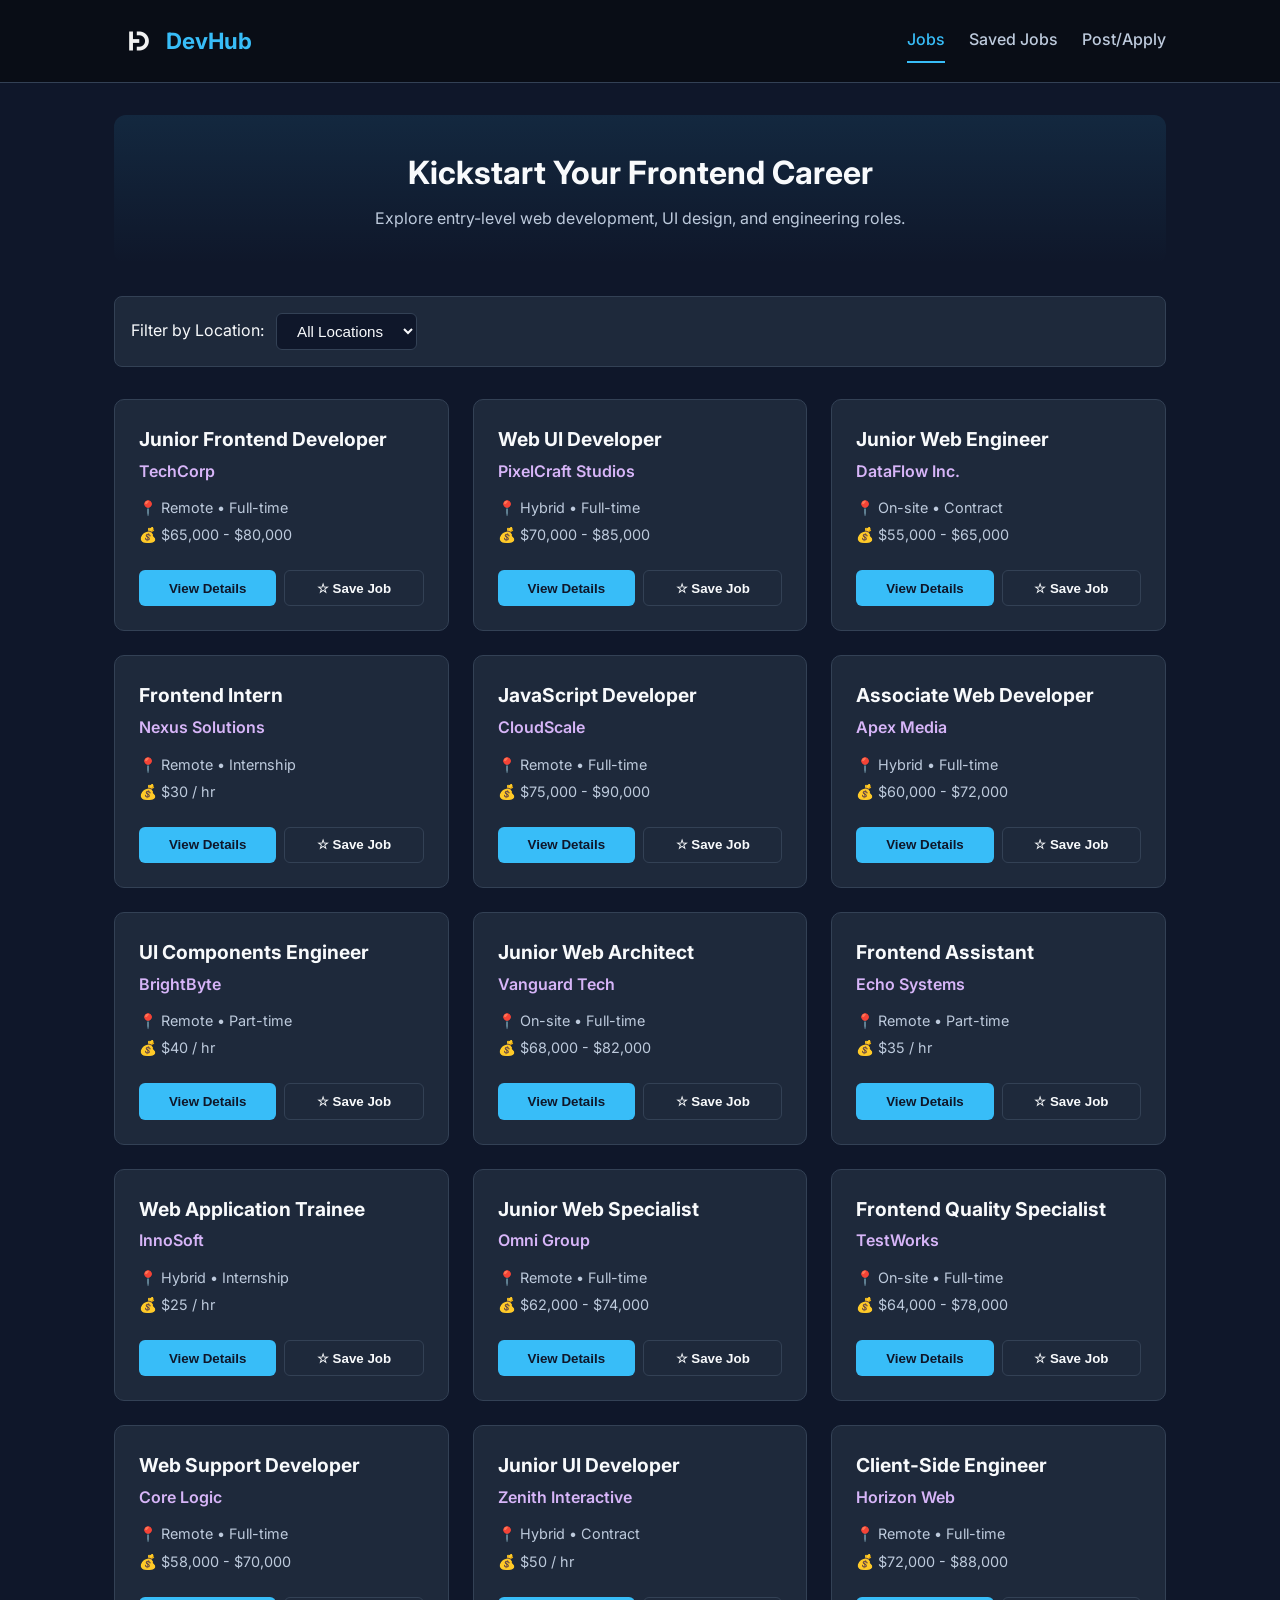
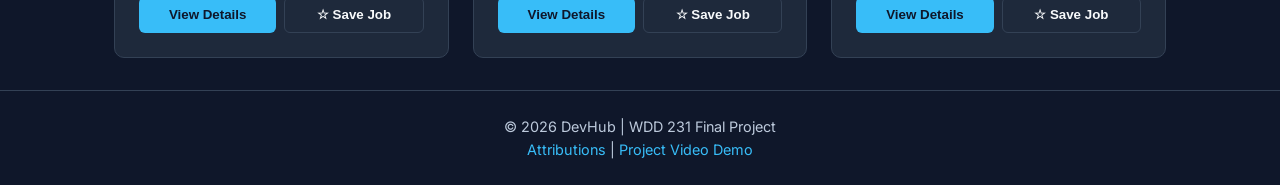
<file: final/index.html>
<!DOCTYPE html>
<html lang="en">

<head>
    <meta charset="UTF-8">
    <meta name="viewport" content="width=device-width, initial-scale=1.0">
    <title>DevHub | Junior Developer Job Board</title>


    <meta name="description"
        content="DevHub is a curated job board and tech resource designed for junior frontend developers and software engineering interns.">
    <meta name="author" content="Ediomo ibanga">
    <link rel="icon" href="images/favicon.webp" type="image/webp">

    <link rel="preconnect" href="https://fonts.googleapis.com">
    <link rel="preconnect" href="https://fonts.gstatic.com" crossorigin>
    <link href="https://fonts.googleapis.com/css2?family=Inter:wght@400;600;700&display=swap" rel="stylesheet">


    <meta property="og:title" content="DevHub | Tech Job Board">
    <meta property="og:type" content="website">
    <meta property="og:image" content="https://vena-media.github.io/wdd231/final/images/devhub_logo.webp">
    <meta property="og:url" content="https://vena-media.github.io/wdd231/final/index.html">
    <meta property="og:description"
        content="Explore junior developer jobs, save positions, and jumpstart your software engineering career.">


    <link rel="stylesheet" href="styles/styles.css">
    <link rel="stylesheet" href="styles/styles-large.css">



    <script type="module" src="./scripts/main.js"></script>
</head>

<body>


    <header>
        <div class="header-container">
            <div class="logo">
                <img src="images/devhub_logo.webp" alt="DevHub Logo" class="logo-icon">
                <span class="logo-title">DevHub</span>
            </div>
            <button id="hamburger-btn" aria-label="Toggle Navigation Menu">☰</button>
            <nav id="nav-menu">
                <ul>
                    <li><a href="index.html" class="active">Jobs</a></li>
                    <li><a href="saved.html">Saved Jobs</a></li>
                    <li><a href="submit.html">Post/Apply</a></li>
                </ul>
            </nav>
        </div>
    </header>


    <main>
        <section class="hero">
            <h1>Kickstart Your Frontend Career</h1>
            <p>Explore entry-level web development, UI design, and engineering roles.</p>
        </section>


        <section class="controls">
            <label for="filter-location">Filter by Location:</label>
            <select id="filter-location">
                <option value="all">All Locations</option>
                <option value="remote">Remote</option>
                <option value="hybrid">Hybrid</option>
                <option value="on-site">On-site</option>
            </select>
        </section>


        <section id="job-container" class="job-grid">
            <!-- Dynamically populated via main.js -->
        </section>


        <dialog id="job-modal">
            <button id="close-modal" aria-label="Close Modal">&times;</button>
            <div id="modal-body">
                <!-- Content dynamically injected via modal.js -->
            </div>
        </dialog>
    </main>


    <footer>
        <p>&copy; <span id="year"></span> DevHub | WDD 231 Final Project</p>
        <p>
            <a href="attributions.html">Attributions</a> |
            <a href="https://youtube.com/your-video-link" target="_blank" rel="noopener">Project Video Demo</a>
        </p>
    </footer>

</body>

</html>
</file>
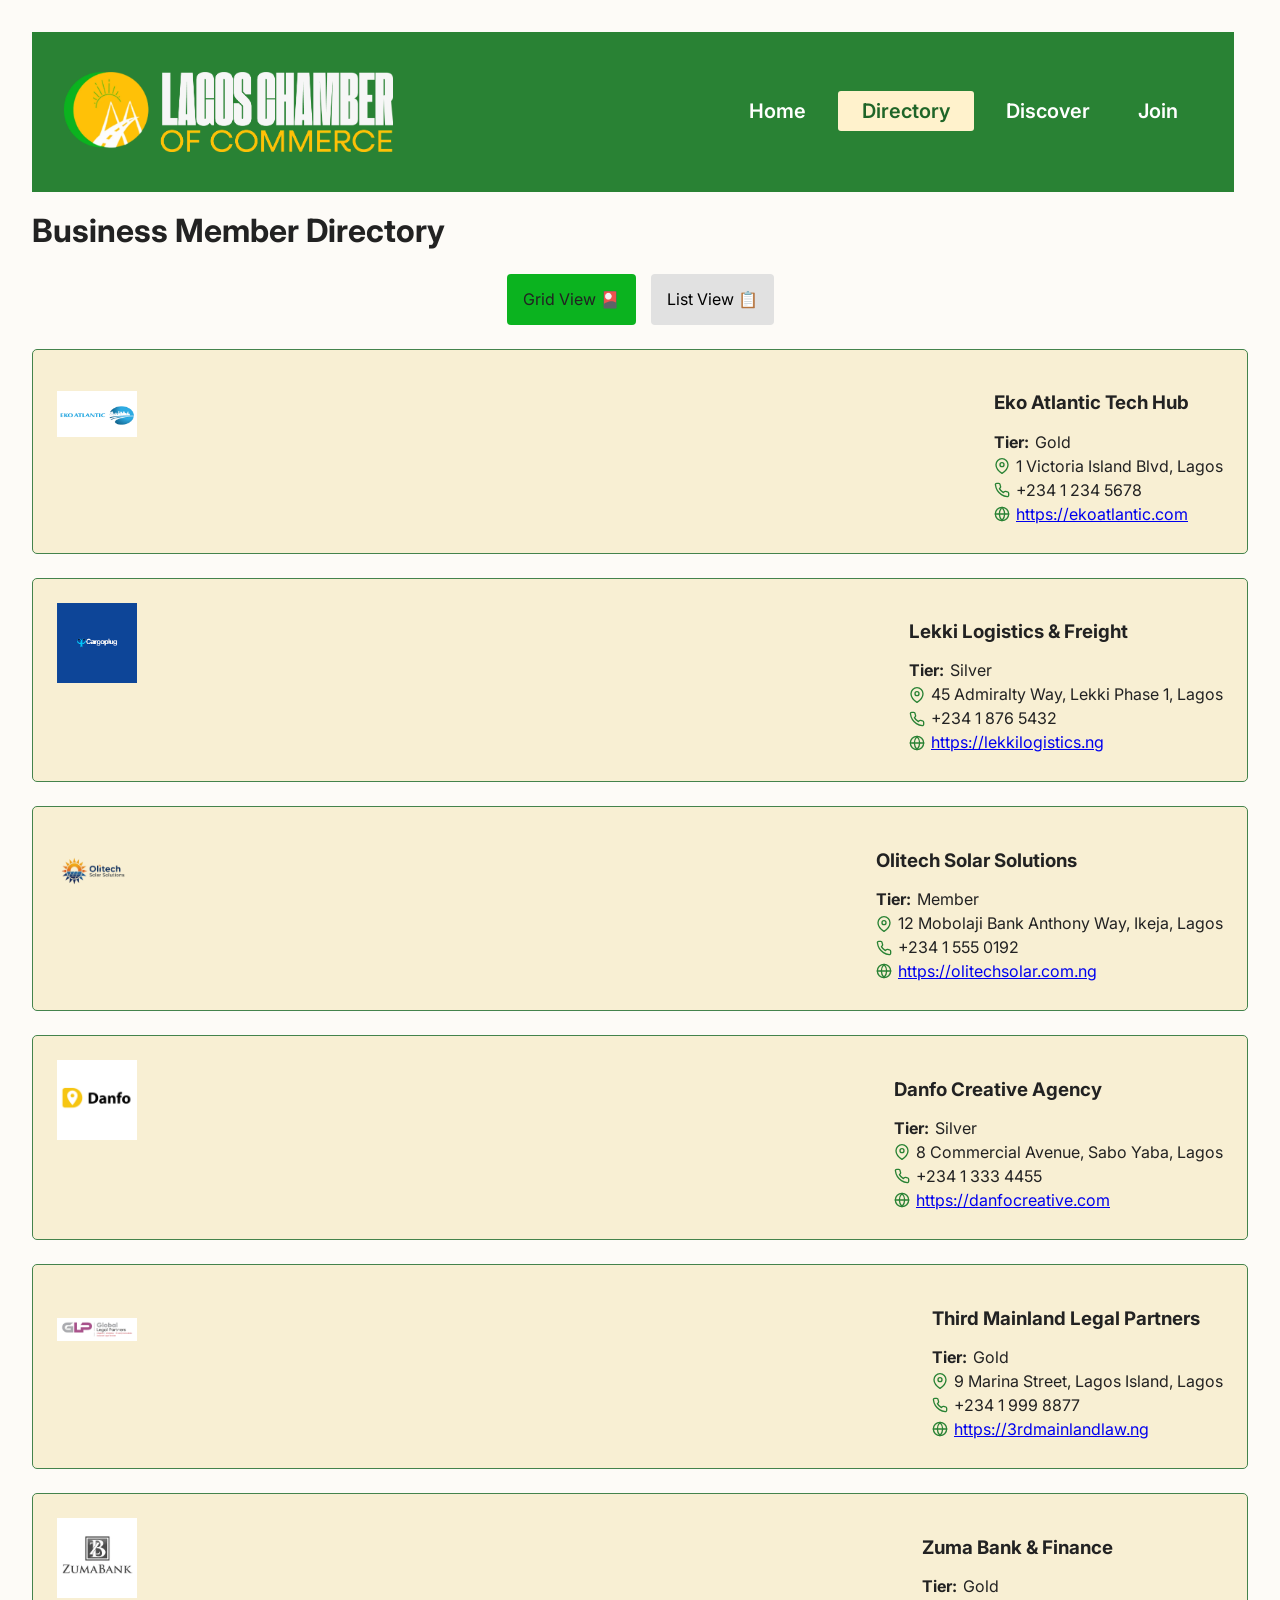
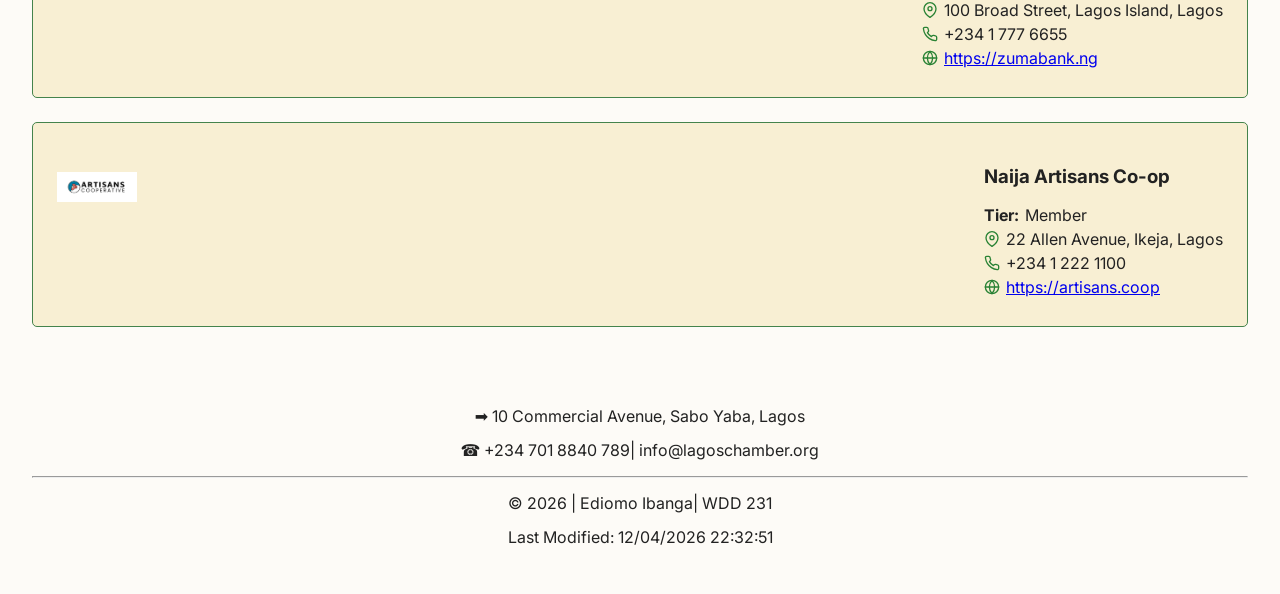
<file: chamber/directory.html>
<!DOCTYPE html>
<html lang="en">

<head>
    <meta charset="UTF-8">
    <meta name="viewport" content="width=device-width, initial-scale=1.0">
    <title>Lagos Chamber of Commerce - Directory</title>
    <meta name="description" content="Chamber of Commerce Business Directory page highlighting local members.">
    <meta name="author" content="Ediomo Ibanga">
    <link rel="icon" href="images/lcc-favicon.svg" type="image/svg+xml">

    <link rel="preconnect" href="https://fonts.googleapis.com">
    <link rel="preconnect" href="https://fonts.gstatic.com" crossorigin>
    <link href="https://fonts.googleapis.com/css2?family=Inter:wght@400;600;700&display=swap" rel="stylesheet">

    <meta property="og:title" content="Lagos Chamber of Commerce Directory">
    <meta property="og:description" content="Explore local businesses and partners in our Chamber directory.">
    <meta property="og:image" content="https://vena-media.github.io/wdd231/chamber/images/share-image.jpg">
    <meta property="og:url" content="https://vena-media.github.io/wdd231/chamber/directory.html">

    <!-- Stylesheet Pipeline -->
    <link rel="stylesheet" href="styles/normalize.css">
    <link rel="stylesheet" href="styles/small.css">
    <link rel="stylesheet" href="styles/medium.css">
    <link rel="stylesheet" href="styles/larger.css">
    <script src="scripts/directory.js" defer></script>
    <script src="scripts/navigation.js" defer></script>
</head>

<body>
    <header>
        <div class="logo-box">
            <img src="images/lcc-logo-main.webp" alt="Lagos Chamber of Commerce Logo" class="logo">
        </div>
        <button id="hamburger-btn" aria-label="Toggle navigation Menu">☰</button>
        <nav>
            <ul id="primary-nav">
                <li><a href="index.html">Home</a></li>
                <li><a href="directory.html" class="active">Directory</a></li>
                <li><a href="discover.html">Discover</a></li>
                <li><a href="join.html">Join</a></li>
            </ul>
        </nav>
    </header>

    <main>
        <h1>Business Member Directory</h1>

        <div class="toggle-bar">
            <button id="view-grid" class="active-btn">Grid View 🎴</button>
            <button id="view-list">List View 📋</button>
        </div>

        <article id="directory-container" class="grid-layout"></article>
    </main>

    <footer>
        <div class="footer-contact">
            <p> ➡️ 10 Commercial Avenue, Sabo Yaba, Lagos</p>
            <p> ☎️ +234 701 8840 789| info@lagoschamber.org</p>
        </div>
        <hr>
        <div class="footer-dev">
            <p>&copy; <span id="year"></span> | Ediomo Ibanga| WDD 231</p>
            <p>Last Modified: <span id="lastModified"></span></p>
        </div>
    </footer>


</body>

</html>
</file>
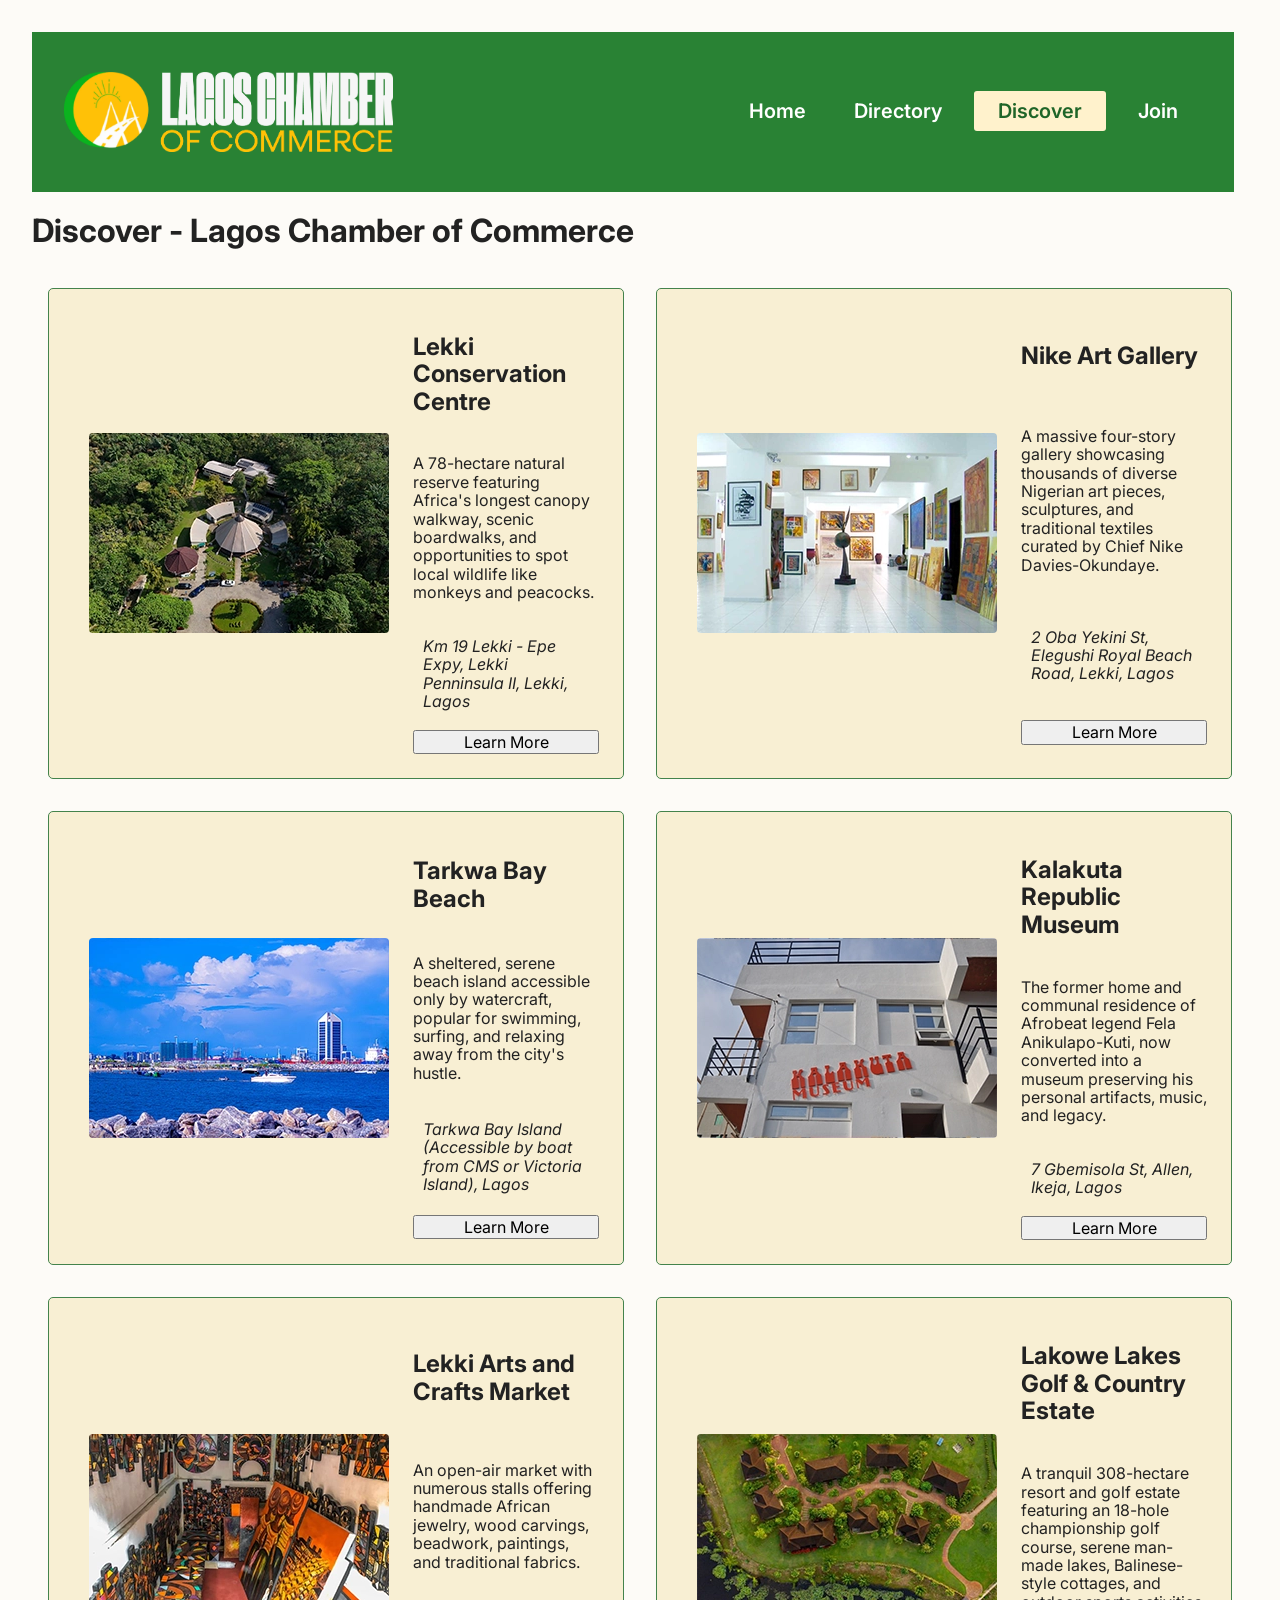
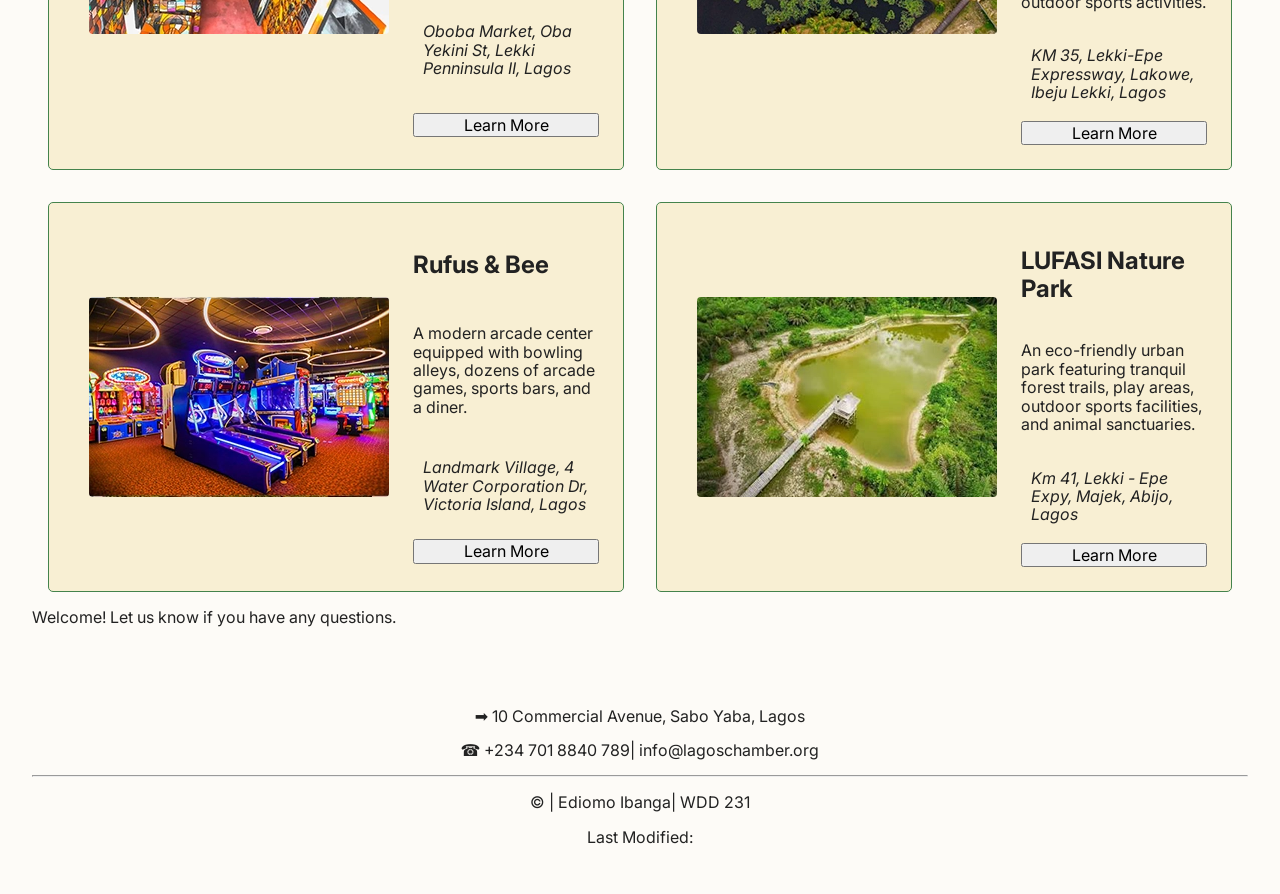
<file: chamber/discover.html>
<!DOCTYPE html>
<html lang="en">

<head>
    <meta charset="UTF-8">
    <meta name="viewport" content="width=device-width, initial-scale=1.0">
    <title>Discover - Lagos Chamber of Commerce</title>
    <meta name="description"
        content="Discover top attractions, cultural landmarks, and points of interest in Lagos with the Lagos Chamber of Commerce.">
    <meta name="author" content="Ediomo Ibanga">
    <link rel="icon" href="images/lcc-favicon.svg" type="image/svg+xml">

    <link rel="preconnect" href="https://fonts.googleapis.com">
    <link rel="preconnect" href="https://fonts.gstatic.com" crossorigin>
    <link href="https://fonts.googleapis.com/css2?family=Inter:wght@400;600;700&display=swap" rel="stylesheet">

    <meta property="og:title" content="Discover - Lagos Chamber of Commerce ">
    <meta property="og:description"
        content="Explore key landmarks, local history, and vibrant community spots across Lagos. Plan your visit with the Lagos Chamber of Commerce.">
    <meta property="og:image" content="https://vena-media.github.io/wdd231/chamber/images/share-image.jpg">
    <meta property="og:url" content="https://vena-media.github.io/wdd231/chamber/discover.html">

    <link rel="stylesheet" href="styles/normalize.css">
    <link rel="stylesheet" href="styles/small.css">
    <link rel="stylesheet" href="styles/medium.css">
    <link rel="stylesheet" href="styles/larger.css">

    <script src="scripts/navigation.js" defer></script>
    <script type="module" src="scripts/discover.js"></script>
</head>

<body>

    <header>
        <div class="logo-box">
            <img src="images/lcc-logo-main.webp" alt="Lagos Chamber of Commerce Logo" class="logo">
        </div>

        <button id="hamburger-btn" aria-label="Toggle navigation Menu">☰</button>
        <nav>
            <ul id="primary-nav">
                <li><a href="index.html">Home</a></li>
                <li><a href="directory.html">Directory</a></li>
                <li><a href="discover.html" class=active> Discover</a></li>
                <li><a href="join.html">Join</a></li>
            </ul>
        </nav>
    </header>
    <main>
        <h1>Discover - Lagos Chamber of Commerce</h1>
        <div id="discover-grid"></div>
        <div id="visit-message" class="visit-message"></div>
    </main>


    <footer>
        <div class="footer-contact">
            <p> ➡️ 10 Commercial Avenue, Sabo Yaba, Lagos</p>
            <p> ☎️ +234 701 8840 789| info@lagoschamber.org</p>
        </div>
        <hr>
        <div class="footer-dev">
            <p>&copy; <span id="year"></span> | Ediomo Ibanga| WDD 231</p>
            <p>Last Modified: <span id="lastModified"></span></p>
        </div>
    </footer>


</body>

</html>
</file>
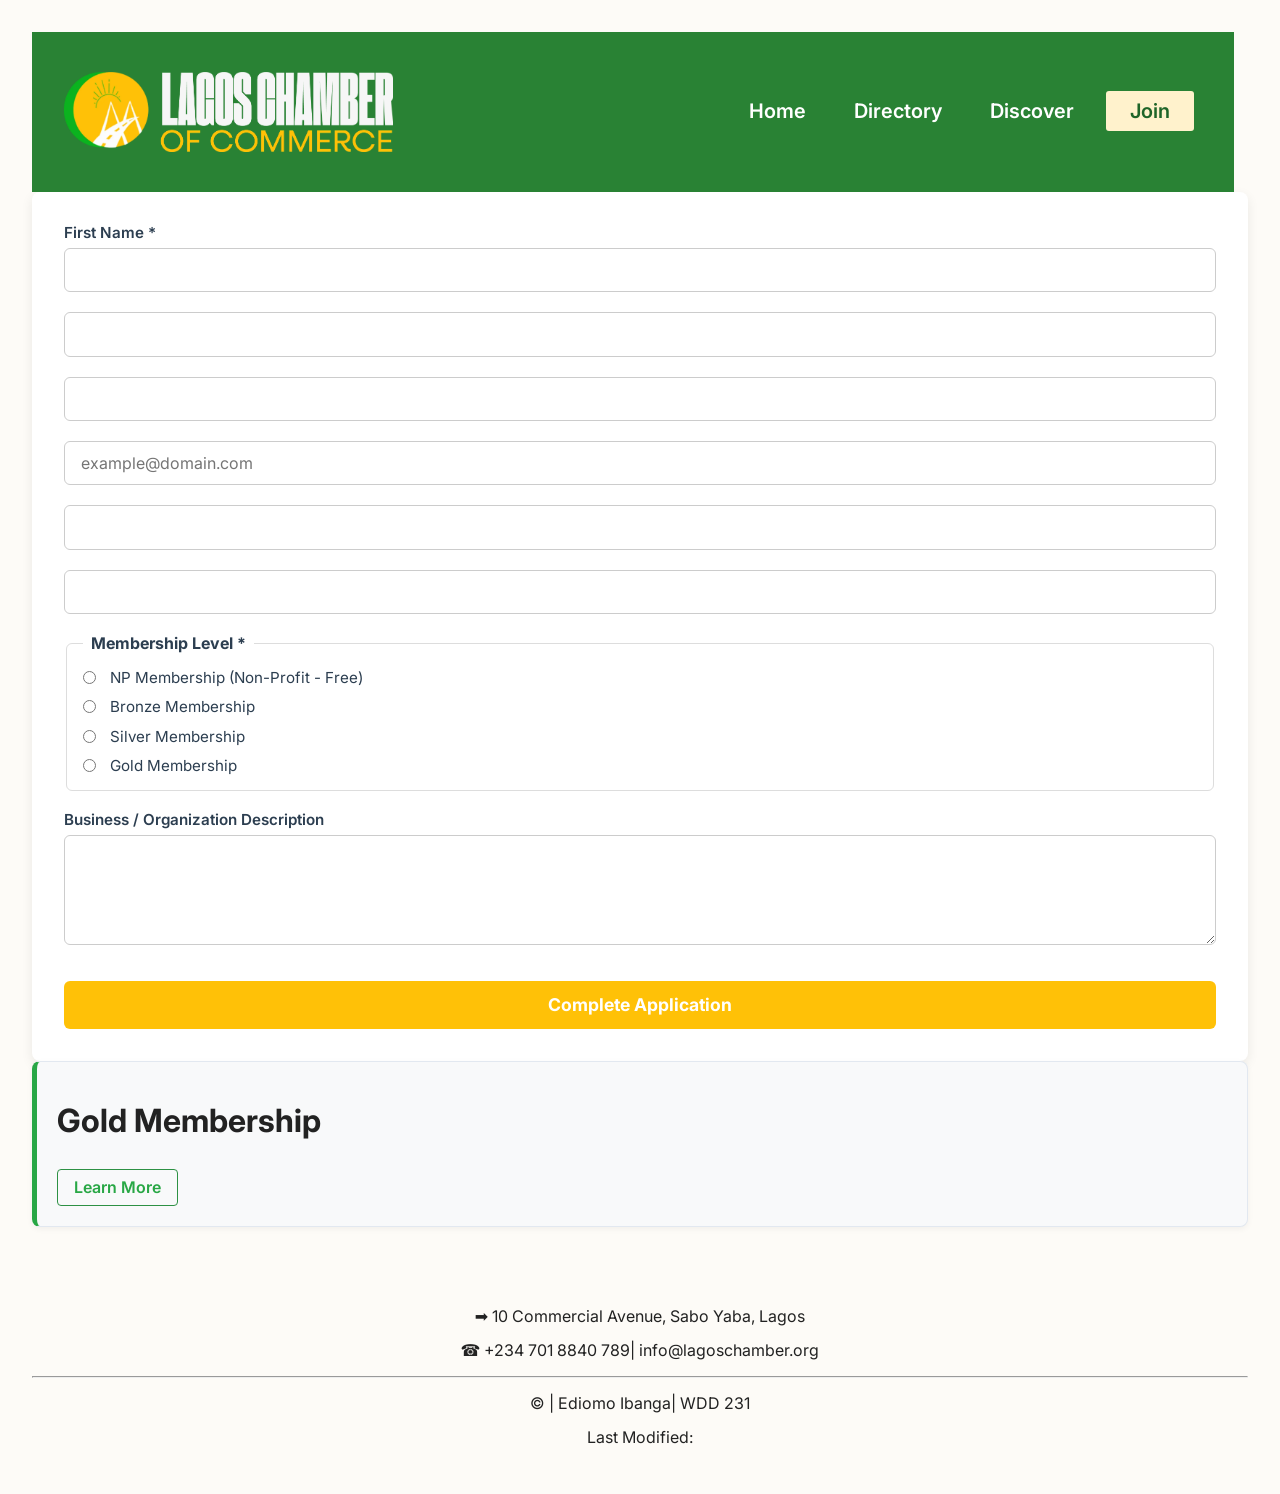
<file: chamber/join.html>
<!DOCTYPE html>
<html lang="en">

<head>
    <meta charset="UTF-8">
    <meta name="viewport" content="width=device-width, initial-scale=1.0">
    <title>Lagos Chamber of Commerce - Join</title>
    <meta name="description" content="Chamber of Commerce Business Join page highlighting local members.">
    <meta name="author" content="Ediomo Ibanga">
    <link rel="icon" href="images/lcc-favicon.svg" type="image/svg+xml">

    <link rel="preconnect" href="https://fonts.googleapis.com">
    <link rel="preconnect" href="https://fonts.gstatic.com" crossorigin>
    <link href="https://fonts.googleapis.com/css2?family=Inter:wght@400;600;700&display=swap" rel="stylesheet">


    <link rel="stylesheet" href="styles/normalize.css">
    <link rel="stylesheet" href="styles/small.css">
    <link rel="stylesheet" href="styles/larger.css">
    <link rel="stylesheet" href="styles/join.css">
    <meta property="og:title" content="Lagos Chamber of Commerce Join Page">
    <meta property="og:description" content="Join other local businesses and partners in our Chamber directory.">
    <meta property="og:image" content="https://vena-media.github.io/wdd231/chamber/images/share-image.jpg">
    <meta property="og:url" content="https://vena-media.github.io/wdd231/chamber/join.html">

    <script src="scripts/navigation.js" defer></script>
    <script src="scripts/join.js" defer></script>

</head>

<body>
    <header>
        <div class="logo-box">
            <img src="images/lcc-logo-main.webp" alt="Lagos Chamber of Commerce Logo" class="logo">
        </div>
        <button id="hamburger-btn" aria-label="Toggle navigation Menu">☰</button>
        <nav>
            <ul id="primary-nav">
                <li><a href="index.html">Home</a></li>
                <li><a href="directory.html">Directory</a></li>
                <li><a href="discover.html">Discover</a></li>
                <li><a href="join.html" class="active">Join</a></li>
            </ul>
        </nav>
    </header>
    <main>
        <form method="get" action="thankyou.html" class="join-form">

            <label for="fname">
                First Name *
                <input type="text" id="fname" name="fname" required title="Enter your first name"
                    autocomplete="given-name">
            </label>

            <label for="lname">
                <input type="text" id="lname" name="lname" required title="Enter your last name"
                    autocomplete="family-name">
            </label>

            <label for="title">

                <input type="text" id="title" name="title"
                    title="Title must contain at least 7 characters (letters, spaces, and hyphens only)"
                    autocomplete="organization-title" pattern="[A-Za-z\s\-]{7,}">
            </label>

            <label for="email">
                <input type="email" id="email" name="email" required title="Enter a valid email address"
                    autocomplete="email" placeholder="example@domain.com">
            </label>

            <label for="phone">
                <input type="tel" id="phone" name="phone" required title="Enter your mobile phone number"
                    autocomplete="tel">
            </label>

            <label for="organization">
                <input type="text" id="organization" name="organization" required title="Enter your organization name"
                    autocomplete="organization">
            </label>

            <fieldset>
                <legend>Membership Level *</legend>
                <label>
                    <input type="radio" name="membership" value="np" required> NP Membership (Non-Profit - Free)
                </label>
                <label>
                    <input type="radio" name="membership" value="bronze"> Bronze Membership
                </label>
                <label>
                    <input type="radio" name="membership" value="silver"> Silver Membership
                </label>
                <label>
                    <input type="radio" name="membership" value="gold"> Gold Membership
                </label>
            </fieldset>

            <label for="description">
                Business / Organization Description
                <textarea id="description" name="description"
                    title="Enter a brief description of your organization"></textarea>
            </label>

            <!-- Hidden Timestamp Field -->
            <input type="hidden" id="timestamp" name="timestamp">

            <input type="submit" value="Complete Application">
        </form>

        <!-- Example Card -->
        <div class="card membership-card">
            <h1>Gold Membership</h1>
            <button id="open-gold">Learn More</button>
        </div>

        <!-- Example Dialog Modal -->
        <dialog id="modal-gold">
            <h2>Gold Level Benefits</h2>
            <p>Includes top-tier advertising spotlights, event discounts, and VIP networking access.</p>
            <button id="close-gold">Close</button>
        </dialog>
    </main>



    <footer>
        <div class="footer-contact">
            <p> ➡️ 10 Commercial Avenue, Sabo Yaba, Lagos</p>
            <p> ☎️ +234 701 8840 789| info@lagoschamber.org</p>
        </div>
        <hr>
        <div class="footer-dev">
            <p>&copy; <span id="year"></span> | Ediomo Ibanga| WDD 231</p>
            <p>Last Modified: <span id="lastModified"></span></p>
        </div>
    </footer>
</body>

</html>
</file>
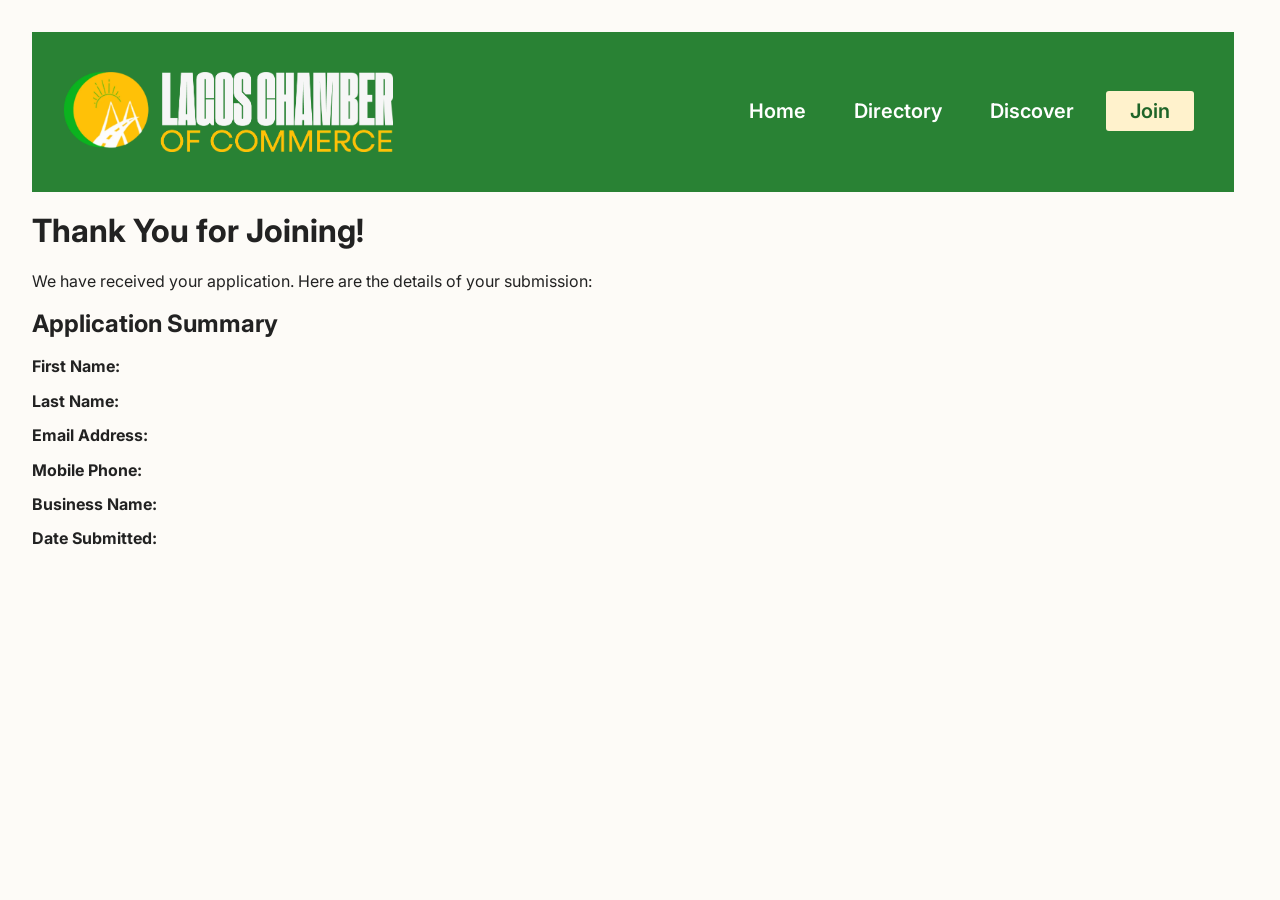
<file: chamber/thankyou.html>
<!DOCTYPE html>
<html lang="en">

<head>
    <meta charset="UTF-8">
    <meta name="viewport" content="width=device-width, initial-scale=1.0">
    <title>Lagos Chamber of Commerce - Join</title>
    <meta name="description" content="Chamber of Commerce Business Join page highlighting local members.">
    <meta name="author" content="Ediomo Ibanga">
    <link rel="icon" href="images/lcc-favicon.svg" type="image/svg+xml">

    <link rel="preconnect" href="https://fonts.googleapis.com">
    <link rel="preconnect" href="https://fonts.gstatic.com" crossorigin>
    <link href="https://fonts.googleapis.com/css2?family=Inter:wght@400;600;700&display=swap" rel="stylesheet">


    <link rel="stylesheet" href="styles/normalize.css">
    <link rel="stylesheet" href="styles/small.css">
    <link rel="stylesheet" href="styles/larger.css">

    <meta property="og:title" content="Lagos Chamber of Commerce Join Page">
    <meta property="og:description" content="Join other local businesses and partners in our Chamber directory.">
    <meta property="og:image" content="https://vena-media.github.io/wdd231/chamber/images/share-image.jpg">
    <meta property="og:url" content="https://vena-media.github.io/wdd231/chamber/join.html">

    <script src="scripts/navigation.js" defer></script>
    <script src="scripts/thankyou.js" defer></script>

</head>

<body>
    <header>
        <div class="logo-box">
            <img src="images/lcc-logo-main.webp" alt="Lagos Chamber of Commerce Logo" class="logo">
        </div>
        <button id="hamburger-btn" aria-label="Toggle navigation Menu">☰</button>
        <nav>
            <ul id="primary-nav">
                <li><a href="index.html">Home</a></li>
                <li><a href="directory.html">Directory</a></li>
                <li><a href="discover.html">Discover</a></li>
                <li><a href="join.html" class="active">Join</a></li>
            </ul>
        </nav>
    </header>
    <main class="thank-you-main">
        <h1>Thank You for Joining!</h1>
        <p>We have received your application. Here are the details of your submission:</p>

        <div class="submission-details">
            <h2>Application Summary</h2>
            <p><strong>First Name:</strong> <span id="results-fname"></span></p>
            <p><strong>Last Name:</strong> <span id="results-lname"></span></p>
            <p><strong>Email Address:</strong> <span id="results-email"></span></p>
            <p><strong>Mobile Phone:</strong> <span id="results-phone"></span></p>
            <p><strong>Business Name:</strong> <span id="results-organization"></span></p>
            <p><strong>Date Submitted:</strong> <span id="results-timestamp"></span></p>
        </div>
    </main>
</file>
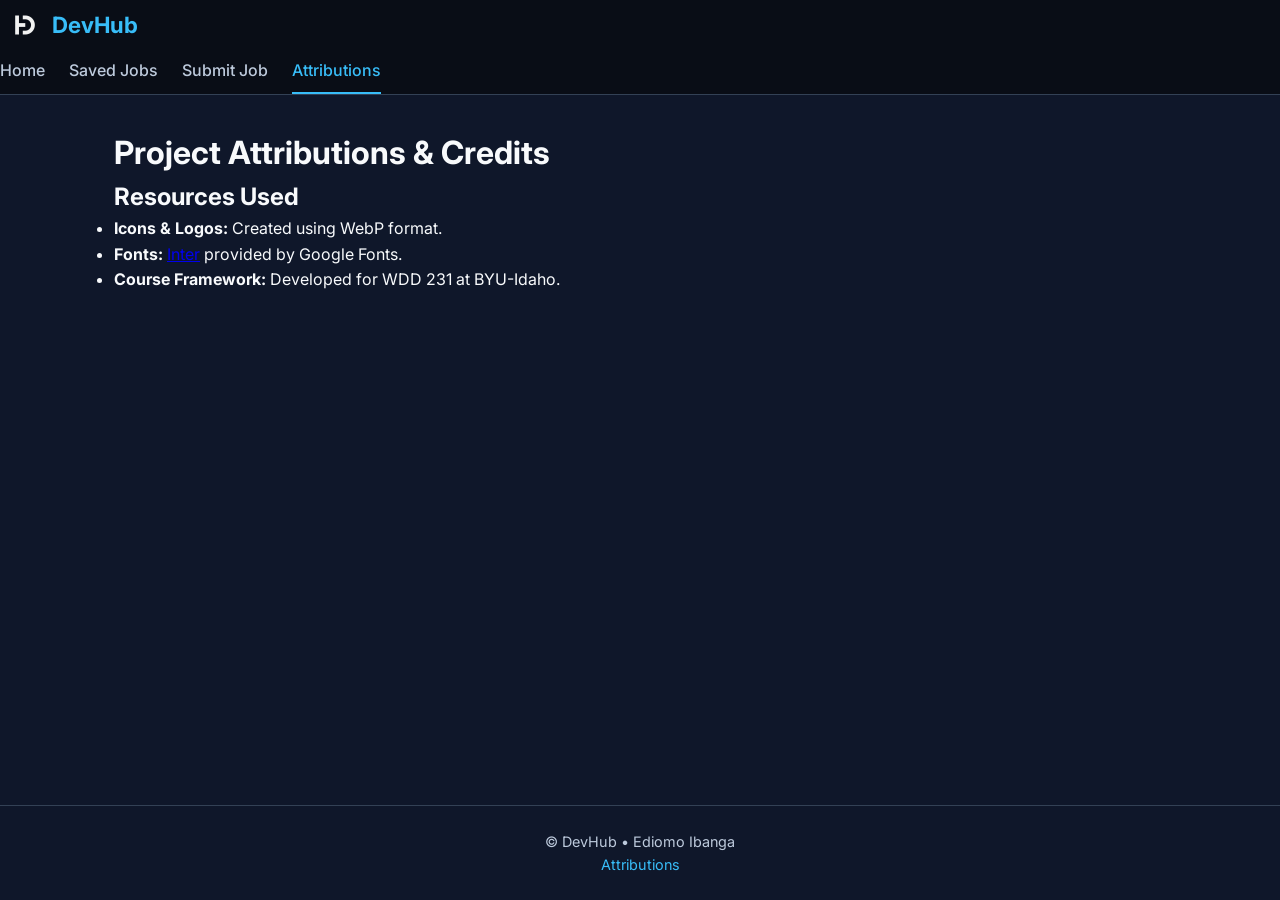
<file: final/attributions.html>
<!DOCTYPE html>
<html lang="en-US">

<head>
    <meta charset="UTF-8">
    <meta name="viewport" content="width=device-width, initial-scale=1.0">
    <title>DevHub | Attributions</title>
    <meta name="description"
        content="Attributions and credits for assets, images, and resources used in the DevHub project.">
    <meta name="author" content="Ediomo Ibanga">

    <link rel="icon" href="./images/favicon.webp" type="image/webp">


    <meta property="og:title" content="DevHub | Attributions & Credits">
    <meta property="og:description"
        content="Credits and attributions for third-party assets used across the DevHub project.">
    <meta property="og:image" content="https://vena-media.github.io/wdd231/final/images/devhub_logo.webp">
    <meta property="og:url" content="https://vena-media.github.io/wdd231/final/attributions.html">

    <link rel="preconnect" href="https://fonts.googleapis.com">
    <link rel="preconnect" href="https://fonts.gstatic.com" crossorigin>
    <link href="https://fonts.googleapis.com/css2?family=Inter:wght@400;500;600;700&display=swap" rel="stylesheet">

    <link rel="stylesheet" href="styles/styles.css">
    <link rel="stylesheet" href="styles/styles-large.css">


    <script type="module" src="scripts/main.js"></script>
</head>

<body>
    <header>
        <div class="logo">
            <img src="images/devhub_logo.webp" alt="DevHub Logo" class="logo-icon" width="36" height="36">
            <span class="logo-title">DevHub</span>
        </div>
        <button id="hamburger-btn" aria-label="Toggle Navigation Menu">☰</button>
        <nav id="nav-menu">
            <ul>
                <li><a href="index.html">Home</a></li>
                <li><a href="saved.html">Saved Jobs</a></li>
                <li><a href="submit.html">Submit Job</a></li>
                <li><a href="attributions.html" class="active">Attributions</a></li>
            </ul>
        </nav>
    </header>

    <main>
        <h1>Project Attributions & Credits</h1>
        <section class="attributions-content">
            <h2>Resources Used</h2>
            <ul>
                <li><strong>Icons & Logos:</strong> Created using WebP format.</li>
                <li><strong>Fonts:</strong> <a href="https://fonts.google.com/specimen/Inter" target="_blank"
                        rel="noopener">Inter</a> provided by Google Fonts.</li>
                <li><strong>Course Framework:</strong> Developed for WDD 231 at BYU-Idaho.</li>
            </ul>
        </section>
    </main>

    <footer>
        <p>&copy; <span id="year"></span> DevHub • Ediomo Ibanga</p>
        <p><a href="attributions.html">Attributions</a></p>
    </footer>
</body>

</html>
</file>
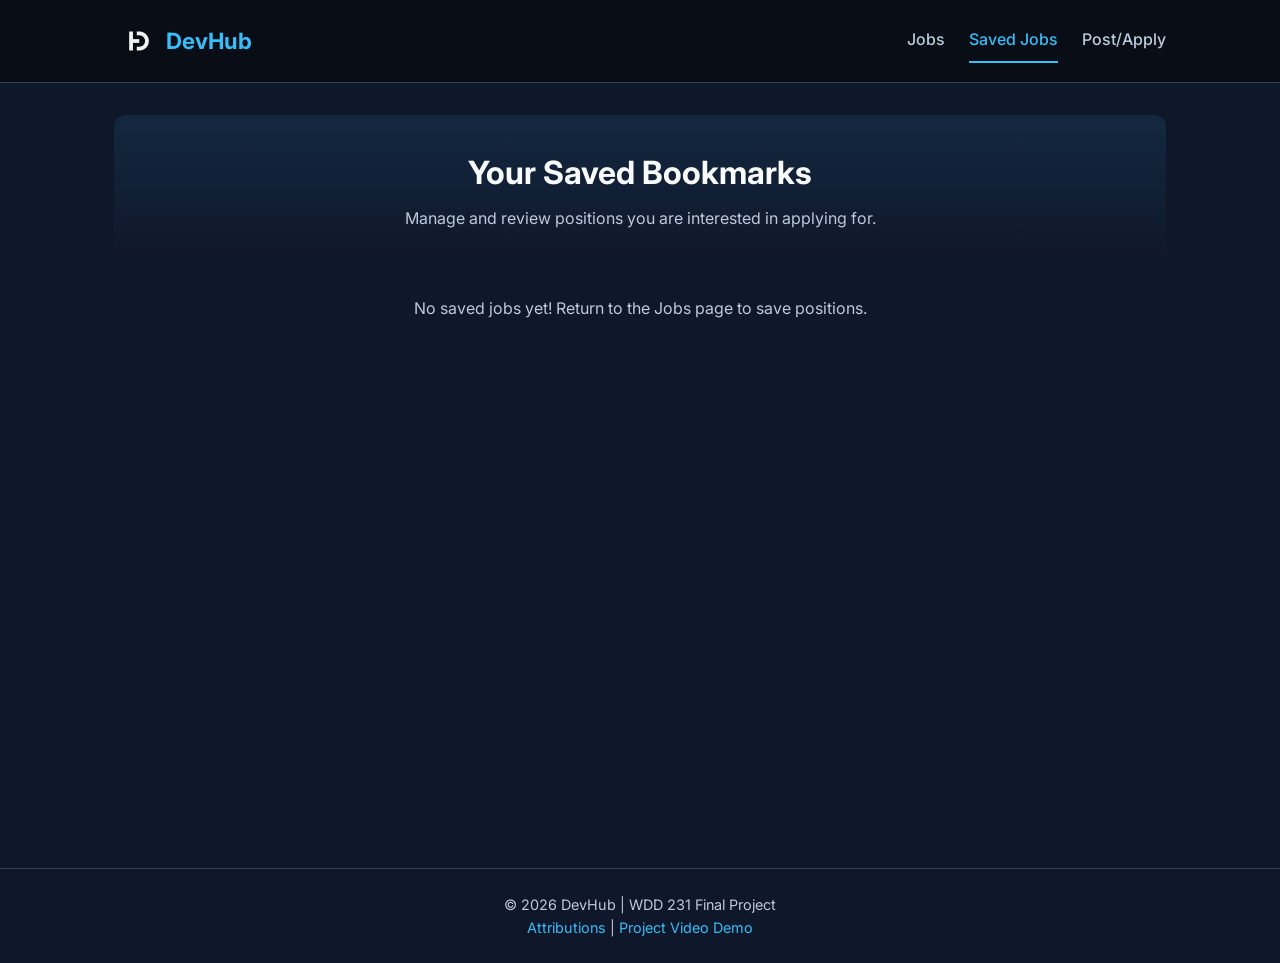
<file: final/saved.html>
<!DOCTYPE html>
<html lang="en">

<head>
    <meta charset="UTF-8">
    <meta name="viewport" content="width=device-width, initial-scale=1.0">
    <title>DevHub | Saved Jobs</title>

    <meta name="description" content="View and manage your saved junior developer job applications on DevHub.">
    <meta name="author" content="Ediomo Ibanga">
    <link rel="icon" href="images/favicon.webp" type="image/webp">

    <link rel="preconnect" href="https://fonts.googleapis.com">
    <link rel="preconnect" href="https://fonts.gstatic.com" crossorigin>
    <link href="https://fonts.googleapis.com/css2?family=Inter:wght@400;600;700&display=swap" rel="stylesheet">


    <meta property="og:title" content="DevHub | Saved Jobs">
    <meta property="og:type" content="website">
    <meta property="og:image" content="https://vena-media.github.io/wdd231/final/images/devhub_logo.webp">
    <meta property="og:url" content="https://vena-media.github.io/wdd231/final/saved.html">
    <meta property="og:description"
        content="View, manage, and revisit the tech job listings you've saved on DevHub — your personal shortlist of opportunities.">

    <link rel="stylesheet" href="styles/styles.css">
    <link rel="stylesheet" href="styles/styles-large.css">
    <script type="module" src="./scripts/saved.js"></script>

</head>

<body>

    <header>
        <div class="header-container">
            <div class="logo">
                <img src="images/devhub_logo.webp" alt="DevHub Logo" class="logo-icon">
                <span class="logo-title">DevHub</span>
            </div>
            <button id="hamburger-btn" aria-label="Toggle Navigation Menu">☰</button>
            <nav id="nav-menu">
                <ul>
                    <li><a href="index.html">Jobs</a></li>
                    <li><a href="saved.html" class="active">Saved Jobs</a></li>
                    <li><a href="submit.html">Post/Apply</a></li>
                </ul>
            </nav>
        </div>
    </header>

    <main>
        <section class="hero">
            <h1>Your Saved Bookmarks</h1>
            <p>Manage and review positions you are interested in applying for.</p>
        </section>

        <section id="saved-container" class="job-grid">
            <!-- Dynamically populated via saved.js -->
        </section>

        <!-- Accessible Modal Dialog -->
        <dialog id="job-modal">
            <button id="close-modal" aria-label="Close Modal">&times;</button>
            <div id="modal-body"></div>
        </dialog>
    </main>

    <footer>
        <p>&copy; <span id="year"></span> DevHub | WDD 231 Final Project</p>
        <p>
            <a href="attributions.html">Attributions</a> |
            <a href="https://youtube.com/your-video-link" target="_blank" rel="noopener">Project Video Demo</a>
        </p>
    </footer>

</body>

</html>
</file>
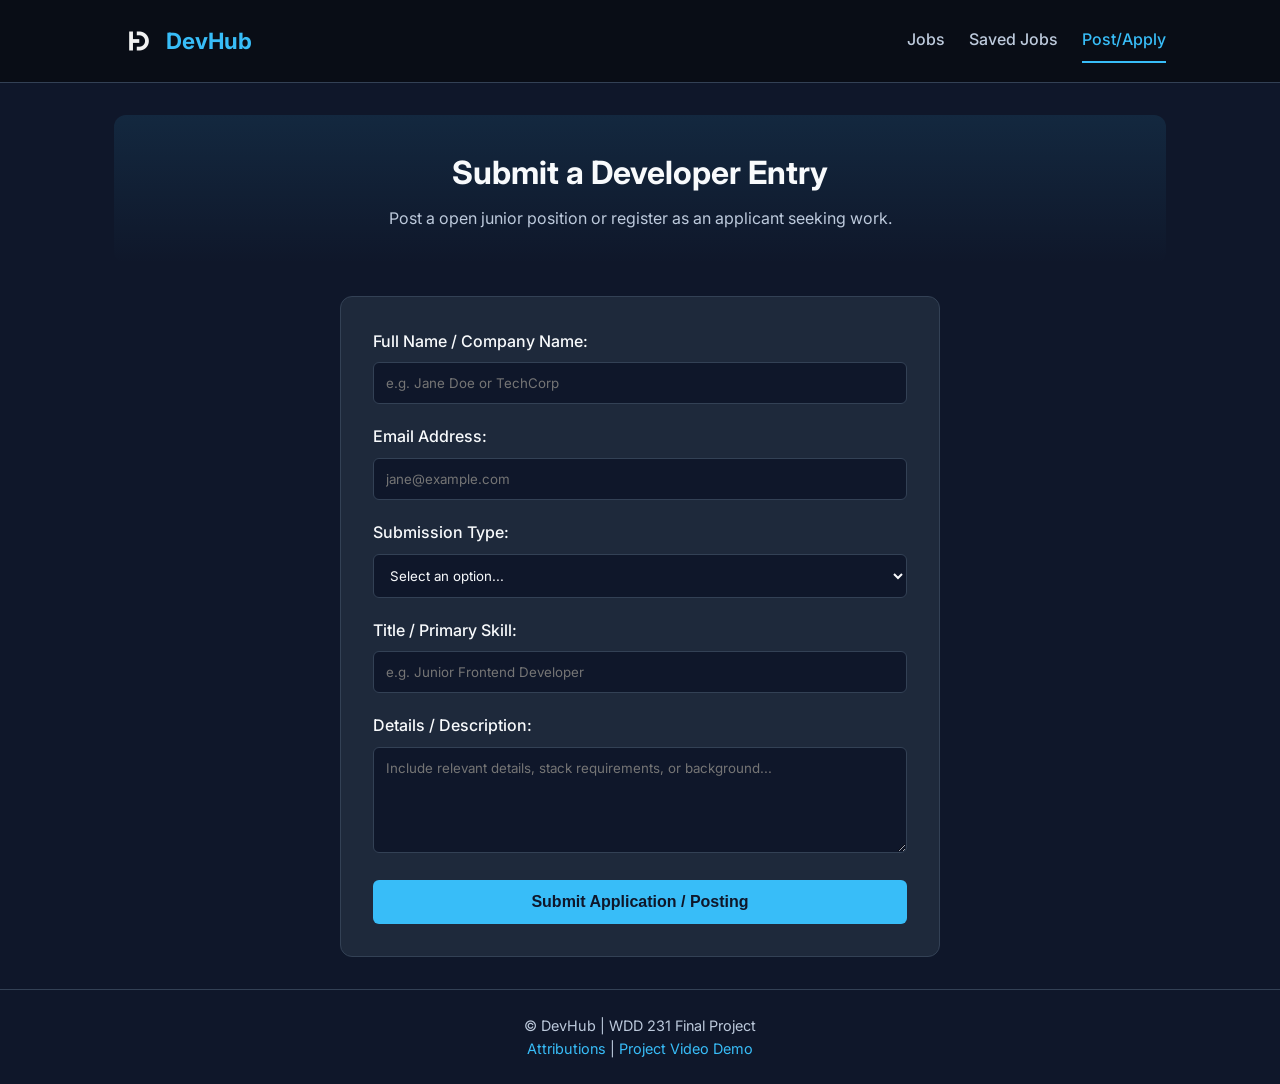
<file: final/submit.html>
<!DOCTYPE html>
<html lang="en">

<head>
    <meta charset="UTF-8">
    <meta name="viewport" content="width=device-width, initial-scale=1.0">
    <title>DevHub | Submit Job or Application</title>

    <meta name="description"
        content="Submit a new junior web development job listing or post your developer candidate profile on DevHub.">
    <meta name="author" content="Ediomo Ibanga">
    <link rel="icon" href="images/favicon.webp" type="image/webp">

    <link rel="preconnect" href="https://fonts.googleapis.com">
    <link rel="preconnect" href="https://fonts.gstatic.com" crossorigin>
    <link href="https://fonts.googleapis.com/css2?family=Inter:wght@400;600;700&display=swap" rel="stylesheet">


    <meta property="og:title" content="DevHub | Submit Entry">
    <meta property="og:type" content="website">
    <meta property="og:image" content="https://vena-media.github.io/wdd231/final/images/devhub_logo.webp">
    <meta property="og:url" content="https://vena-media.github.io/wdd231/final/submit.html">
    <meta property="og:description" content="Post a job listing or register as a developer candidate.">

    <link rel="stylesheet" href="styles/styles.css">
    <link rel="stylesheet" href="styles/styles-large.css">
    <script type="module" src="./scripts/main.js"></script>
</head>

<body>

    <header>
        <div class="header-container">
            <div class="logo">
                <img src="images/devhub_logo.webp" alt="DevHub Logo" class="logo-icon">
                <span class="logo-title">DevHub</span>
            </div>
            <button id="hamburger-btn" aria-label="Toggle Navigation Menu">☰</button>
            <nav id="nav-menu">
                <ul>
                    <li><a href="index.html">Jobs</a></li>
                    <li><a href="saved.html">Saved Jobs</a></li>
                    <li><a href="submit.html" class="active">Post/Apply</a></li>
                </ul>
            </nav>
        </div>
    </header>

    <main>
        <section class="hero">
            <h1>Submit a Developer Entry</h1>
            <p>Post a open junior position or register as an applicant seeking work.</p>
        </section>

        <div class="form-container">
            <!-- Submits to thanks.html (Form Action Page) using GET method -->
            <form action="thanks.html" method="get">

                <div class="form-group">
                    <label for="fullname">Full Name / Company Name:</label>
                    <input type="text" id="fullname" name="fullname" placeholder="e.g. Jane Doe or TechCorp" required>
                </div>

                <div class="form-group">
                    <label for="email">Email Address:</label>
                    <input type="email" id="email" name="email" placeholder="jane@example.com" required>
                </div>

                <div class="form-group">
                    <label for="role-type">Submission Type:</label>
                    <select id="role-type" name="type" required>
                        <option value="" disabled selected>Select an option...</option>
                        <option value="job-listing">Post a New Job Opening</option>
                        <option value="candidate-profile">Submit Developer Candidate Profile</option>
                    </select>
                </div>

                <div class="form-group">
                    <label for="title">Title / Primary Skill:</label>
                    <input type="text" id="title" name="title" placeholder="e.g. Junior Frontend Developer" required>
                </div>

                <div class="form-group">
                    <label for="notes">Details / Description:</label>
                    <textarea id="notes" name="notes" rows="5"
                        placeholder="Include relevant details, stack requirements, or background..."></textarea>
                </div>

                <button type="submit" class="submit-btn">Submit Application / Posting</button>
            </form>
        </div>
    </main>

    <footer>
        <p>&copy; <span id="year"></span> DevHub | WDD 231 Final Project</p>
        <p>
            <a href="attributions.html">Attributions</a> |
            <a href="https://youtube.com/your-video-link" target="_blank" rel="noopener">Project Video Demo</a>
        </p>
    </footer>

</body>

</html>
</file>
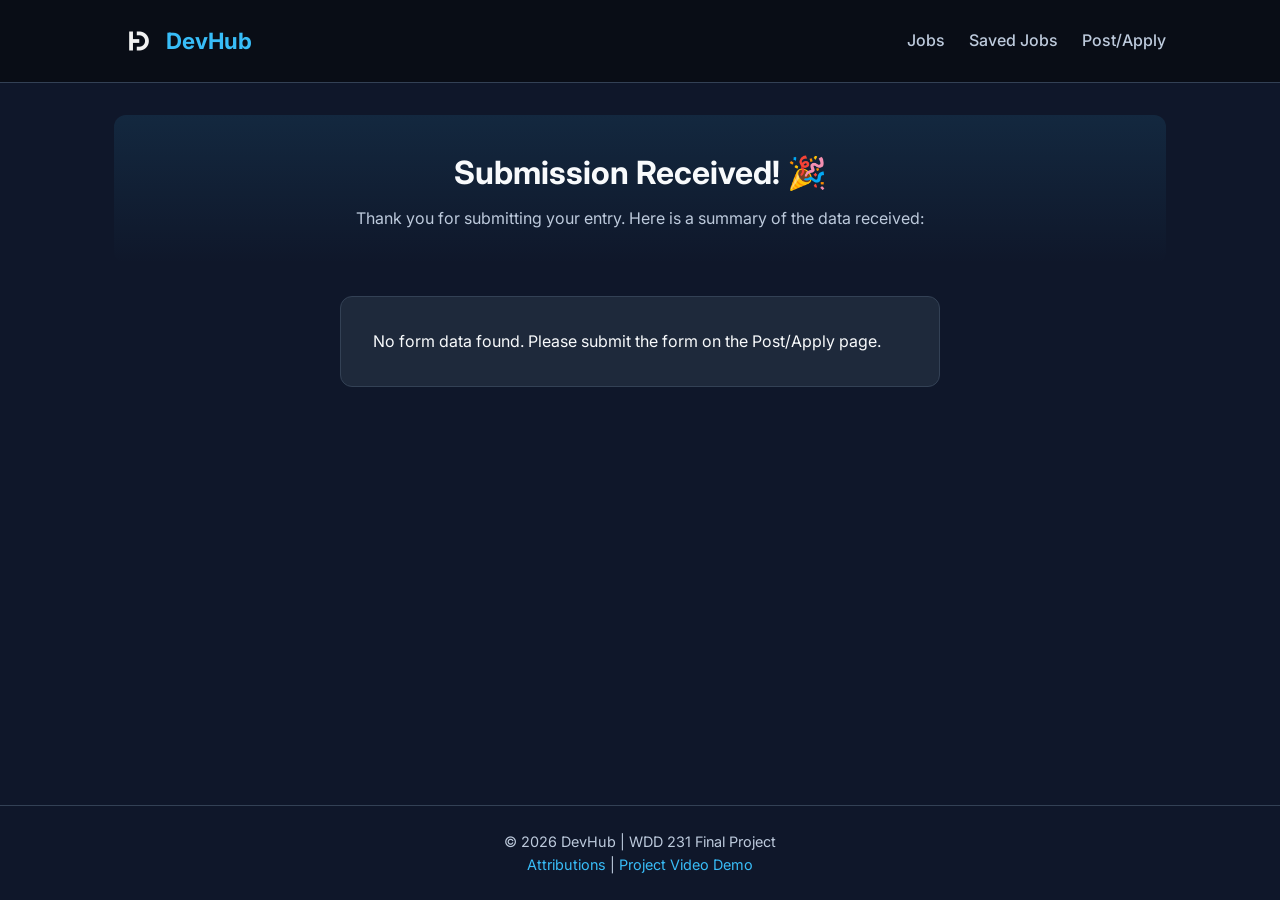
<file: final/thanks.html>
<!DOCTYPE html>
<html lang="en">

<head>
    <meta charset="UTF-8">
    <meta name="viewport" content="width=device-width, initial-scale=1.0">
    <title>DevHub | Submission Received</title>

    <meta name="description" content="Thank you for your submission to DevHub.">
    <meta name="author" content="Ediomo Ibanga">
    <link rel="icon" href="images/favicon.webp" type="image/webp">

    <link rel="preconnect" href="https://fonts.googleapis.com">
    <link rel="preconnect" href="https://fonts.gstatic.com" crossorigin>
    <link href="https://fonts.googleapis.com/css2?family=Inter:wght@400;600;700&display=swap" rel="stylesheet">


    <link rel="stylesheet" href="styles/styles.css">
    <link rel="stylesheet" href="styles/styles-large.css">
    <script type="module" src="./scripts/thanks.js"></script>
</head>

<body>

    <header>
        <div class="header-container">
            <div class="logo">
                <img src="images/devhub_logo.webp" alt="DevHub Logo" class="logo-icon">
                <span class="logo-title">DevHub</span>
            </div>
            <button id="hamburger-btn" aria-label="Toggle Navigation Menu">☰</button>
            <nav id="nav-menu">
                <ul>
                    <li><a href="index.html">Jobs</a></li>
                    <li><a href="saved.html">Saved Jobs</a></li>
                    <li><a href="submit.html">Post/Apply</a></li>
                </ul>
            </nav>
        </div>
    </header>

    <main>
        <section class="hero">
            <h1>Submission Received! 🎉</h1>
            <p>Thank you for submitting your entry. Here is a summary of the data received:</p>
        </section>

        <div class="form-container" id="response-container">
            <!-- Data populated by thanks.js -->
        </div>
    </main>

    <footer>
        <p>&copy; <span id="year"></span> DevHub | WDD 231 Final Project</p>
        <p>
            <a href="attributions.html">Attributions</a> |
            <a href="https://youtube.com/your-video-link" target="_blank" rel="noopener">Project Video Demo</a>
        </p>
    </footer>

</body>

</html>
</file>
<file: final/styles/styles.css>
/* ==========================================================================
   1. VARIABLES & RESET
   ========================================================================== */
:root {
    --bg-color: #0f172a;
    /* Dark slate background */
    --card-bg: #1e293b;
    /* Card dark surface */
    --card-border: #334155;
    /* Subtle border */
    --primary: #38bdf8;
    /* Neon cyan primary */
    --primary-hover: #0284c7;
    /* Darker cyan hover */
    --accent: #d7b5f8;
    /* Purple accent */
    --text-main: #f8fafc;
    /* High contrast white text */
    --text-muted: #bdcadc;
    --danger: #ef4444;
    --font-family: 'Inter', system-ui, -apple-system, sans-serif;


    --max-width: 1100px;
}

* {
    box-sizing: border-box;
    margin: 0;
    padding: 0;
}

body {
    background-color: var(--bg-color);
    color: var(--text-main);
    font-family: var(--font-family);
    line-height: 1.6;
    display: flex;
    flex-direction: column;
    min-height: 100vh;
}

/* ==========================================================================
   2. HEADER & NAVIGATION
   ========================================================================== */
header {
    background-color: #090d16;
    border-bottom: 1px solid var(--card-border);
    position: sticky;
    top: 0;
    z-index: 100;
}

.header-container {
    max-width: var(--max-width);
    margin: 0 auto;
    padding: 1rem 1.5rem;
    display: flex;
    justify-content: space-between;
    align-items: center;
}

.logo {
    display: flex;
    align-items: center;
    gap: 0.1rem;
}

.logo-icon {
    width: 50px;
    height: 50px;

    object-fit: contain;


}

.logo-title {
    font-size: 1.4rem;
    color: var(--primary);
    font-weight: 700;
}

#hamburger-btn {
    background: none;
    border: none;
    color: var(--text-main);
    font-size: 1.8rem;
    cursor: pointer;
    display: block;
}

#nav-menu {
    display: none;
    /* Hidden by default on mobile */
    position: absolute;
    top: 100%;
    left: 0;
    width: 100%;
    background-color: #090d16;
    border-bottom: 1px solid var(--card-border);
}

#nav-menu.open {
    display: block;
}

#nav-menu ul {
    list-style: none;
    display: flex;
    flex-direction: column;
}

#nav-menu a {
    display: block;
    padding: 1rem 1.5rem;
    color: var(--text-muted);
    text-decoration: none;
    font-weight: 500;
    border-bottom: 1px solid rgba(255, 255, 255, 0.05);
}

#nav-menu a:hover,
#nav-menu a.active {
    color: var(--primary);
    background-color: rgba(56, 189, 248, 0.05);
}

/* Desktop Navigation View */
@media (min-width: 768px) {
    #hamburger-btn {
        display: none;
    }

    #nav-menu {
        display: block !important;
        position: static;
        width: auto;
        border: none;
        background: none;
    }

    #nav-menu ul {
        flex-direction: row;
        gap: 1.5rem;
    }

    #nav-menu a {
        padding: 0.5rem 0;
        border: none;
    }

    #nav-menu a.active {
        border-bottom: 2px solid var(--primary);
        background: none;
    }
}

/* ==========================================================================
   3. MAIN CONTENT & HERO
   ========================================================================== */
main {
    flex: 1;
    max-width: var(--max-width);
    width: 100%;
    margin: 0 auto;
    padding: 2rem 1.5rem;
}

.hero {
    text-align: center;
    margin-bottom: 2rem;
    padding: 2rem 1rem;
    background: linear-gradient(180deg, rgba(56, 189, 248, 0.1) 0%, rgba(15, 23, 42, 0) 100%);
    border-radius: 12px;
}

.hero h1 {
    font-size: 2rem;
    margin-bottom: 0.5rem;
}

.hero p {
    color: var(--text-muted);
}

.controls {
    margin-bottom: 2rem;
    display: flex;
    align-items: center;
    gap: 0.75rem;
    background: var(--card-bg);
    padding: 1rem;
    border-radius: 8px;
    border: 1px solid var(--card-border);
}

.controls select {
    background: var(--bg-color);
    color: var(--text-main);
    border: 1px solid var(--card-border);
    padding: 0.5rem 1rem;
    border-radius: 6px;
    font-size: 0.95rem;
    cursor: pointer;
}

/* ==========================================================================
   4. JOB CARDS GRID
   ========================================================================== */
.job-grid {
    display: grid;
    grid-template-columns: 1fr;
    gap: 1.5rem;
    min-height: 60vh;
}

@media (min-width: 640px) {
    .job-grid {
        grid-template-columns: repeat(2, 1fr);
    }
}

@media (min-width: 1024px) {
    .job-grid {
        grid-template-columns: repeat(3, 1fr);
    }
}

.job-card {
    background-color: var(--card-bg);
    border: 1px solid var(--card-border);
    border-radius: 10px;
    padding: 1.5rem;
    display: flex;
    flex-direction: column;
    justify-content: space-between;
    transition: transform 0.2s ease, border-color 0.2s ease;
}

.job-card:hover {
    transform: translateY(-4px);
    border-color: var(--primary);
}

.job-card h2 {
    font-size: 1.2rem;
    color: var(--text-main);
    margin-bottom: 0.25rem;
}

.job-card .company {
    color: var(--accent);
    font-weight: 600;
    margin-bottom: 0.75rem;
}

.job-card .location,
.job-card .salary {
    font-size: 0.9rem;
    color: var(--text-muted);
    margin-bottom: 0.25rem;
}

.card-buttons {
    display: flex;
    gap: 0.5rem;
    margin-top: 1.25rem;
}

.card-buttons button {
    flex: 1;
    padding: 0.6rem;
    border-radius: 6px;
    font-weight: 600;
    cursor: pointer;
    border: none;
    transition: background-color 0.2s;
}

.details-btn {
    background-color: var(--primary);
    color: #0f172a;
}

.details-btn:hover {
    background-color: var(--primary-hover);
    color: #fff;
}

.save-btn {
    background-color: transparent;
    border: 1px solid var(--card-border) !important;
    color: var(--text-main);
}

.save-btn:hover {
    background-color: rgba(255, 255, 255, 0.05);
}

.remove-btn {
    background-color: transparent;
    border: 1px solid var(--danger) !important;
    color: var(--danger);
}

.remove-btn:hover {
    background-color: var(--danger);
    color: #fff;
}

/* ==========================================================================
   5. ACCESSIBLE DIALOG MODAL
   ========================================================================== */
dialog {
    background-color: var(--card-bg);
    color: var(--text-main);
    border: 1px solid var(--card-border);
    border-radius: 12px;
    padding: 2rem;
    max-width: 500px;
    width: 90%;
    margin: auto;
    box-shadow: 0 20px 25px -5px rgba(0, 0, 0, 0.5);
    position: relative;
}

dialog::backdrop {
    background: rgba(0, 0, 0, 0.75);
    backdrop-filter: blur(4px);
}

#close-modal {
    position: absolute;
    top: 1rem;
    right: 1rem;
    background: none;
    border: none;
    color: var(--text-muted);
    font-size: 1.5rem;
    cursor: pointer;
}

#close-modal:hover {
    color: var(--primary);
}

/* ==========================================================================
   6. FORM STYLES
   ========================================================================== */
.form-container {
    background-color: var(--card-bg);
    border: 1px solid var(--card-border);
    padding: 2rem;
    border-radius: 12px;
    max-width: 600px;
    margin: 0 auto;
}

.form-group {
    margin-bottom: 1.25rem;
}

.form-group label {
    display: block;
    margin-bottom: 0.5rem;
    font-weight: 500;
}

.form-group input,
.form-group select,
.form-group textarea {
    width: 100%;
    padding: 0.75rem;
    background-color: var(--bg-color);
    border: 1px solid var(--card-border);
    border-radius: 6px;
    color: var(--text-main);
    font-family: inherit;
}

.form-group input:focus,
.form-group select:focus,
.form-group textarea:focus {
    outline: none;
    border-color: var(--primary);
}

.submit-btn {
    width: 100%;
    padding: 0.8rem;
    background-color: var(--primary);
    color: #0f172a;
    border: none;
    border-radius: 6px;
    font-size: 1rem;
    font-weight: 700;
    cursor: pointer;
}

.submit-btn:hover {
    background-color: var(--primary-hover);
    color: #fff;
}

/* ==========================================================================
   7. FOOTER
   ========================================================================== */
footer {
    border-top: 1px solid var(--card-border);
    text-align: center;
    padding: 1.5rem;
    font-size: 0.9rem;
    color: var(--text-muted);
    margin-top: auto;
}

footer a {
    color: var(--primary);
    text-decoration: none;
}

footer a:hover {
    text-decoration: underline;
}
</file>
<file: final/styles/styles-large.css>
@media (min-width: 768px) {
    #hamburger-btn {
        display: none;
    }

    #nav-menu {
        display: block;
        position: static;
        top: auto;
        left: auto;
        width: auto;
        border: none;
        background: none;
    }

    #nav-menu ul {
        flex-direction: row;
        gap: 1.5rem;
    }

    #nav-menu a {
        padding: 0.5rem 0;
        border: none;
    }

    #nav-menu a.active {
        border-bottom: 2px solid var(--primary);
        background: none;
    }
}


@media (min-width: 640px) {
    .job-grid {
        grid-template-columns: repeat(2, 1fr);
    }
}

@media (min-width: 1024px) {
    .job-grid {
        grid-template-columns: repeat(3, 1fr);
    }
}
</file>
<file: chamber/styles/small.css>
:root {
    --primary-gold: #ffc107;
    --primary-green: #0bb31f;
    --deep-green: #298234;
    --header-cream: #fff2cc;

    --bg-warm-cream: #FDFBF7;
    --bg-card: #f8efd3;
    --text-charcoal: #222222;
    --border-color: #44834c;
    --font-family: 'Inter', system-ui, -apple-system, sans-serif;
}


body {
    font-family: var(--font-family);
    color: var(--text-charcoal);
    background-color: var(--bg-warm-cream);
    padding: 2rem;
    margin: 0;
}

/* header img,
.logo img {
    max-width: 60%;
    height: auto;
    display: block;
} */

header {
    display: flex;
    justify-content: space-between;
    background-color: var(--deep-green);
    color: black;
    padding: .5rem;
    border: 7rem;
    align-items: center;
    position: relative;
    width: 97.5%;
}


.logo-box {
    display: flex;
    align-items: center;
    margin-left: -.5rem;
    padding: 1rem;
    width: 500px;
}

.logo-box img {
    padding: 1rem 0;
    max-height: 50px;
    width: auto;
}

nav ul {
    display: none;
    list-style: none;
    padding: 0;
    margin: 0;
    flex-direction: column;
    align-items: center;
    gap: 1rem;
}

#hamburger-btn {
    background: transparent;
    border: none;
    font-size: 2.5rem;
    line-height: 1;
    padding: 0.5rem;
    color: white;
    outline: none;
    margin-right: 0.5rem;
    cursor: pointer;
    transition: transform 0.2s ease;
}

#hamburger-btn.open {
    transform: rotate(180deg) scale(1.1);
}

#primary-nav.open {
    display: flex;
    flex-direction: column;
    position: absolute;
    top: 100%;
    left: 0;
    width: 100%;
    background-color: var(--deep-green);
    padding: 1rem 0;
    z-index: 100;
}


nav a {
    padding: 1rem;
    color: #ffffff;
    text-decoration: none;
    font-weight: 600;
    font-size: 20px;
    transition: color 0.3s ease;
}

nav a.active {
    background-color: var(--header-cream);
    padding: 0.5rem 1.5rem;
    border-radius: 3px;
    color: #1f6528;
    font-weight: 600;

}



nav a:hover,
nav a:focus {
    background-color: var(--primary-gold);
    color: #0bb31f;
    padding: 0.5rem 1.5rem;
    border-radius: 3px;

}

.toggle-bar .active-btn:hover {
    background-color: var(--header-cream);
    color: #1f6528;
    border: solid 1px;

}

nav a:hover::after,
nav a:focus::after {
    width: 100%;
}

/* Controls Container */
.toggle-bar {
    display: flex;
    justify-content: center;
    margin: 1.5rem 0;
    gap: 15px;
}

.toggle-bar button {
    display: flex;
    background-color: rgb(225, 225, 225);
    color: black;
    padding: 1rem;
    border: none;
    border-radius: 4px;


}

.toggle-bar .active-btn {
    background-color: var(--primary-green);
    color: var(--text-charcoal);
}



.toggle-container button {
    padding: 0.5rem 1rem;
    background-color: var(--bg-card);
    border: 1px solid var(--border-color);
    cursor: pointer;
}

.toggle-container button.active {
    background-color: var(--secondary-color);
    color: white;
}

/* ==========================================================================
   Mobile-First Layout Rules (No horizontal scrolling)
   ========================================================================== */

/* 1. GRID LAYOUT (Mobile Default: Single Column Stack) */
.member-card {
    display: flex;
    flex-direction: column;
    align-items: flex-start;
    text-align: left;
    gap: 0.75rem;
}

.member-card img {
    width: 60px;
    height: 60px;
    object-fit: contain;
}

.member-info p {
    display: flex;
    align-items: center;
    gap: 0.4rem;
    margin: 0.35rem 0;
}

.icon {
    width: 16px;
    height: 16px;
    flex-shrink: 0;
    color: var(--deep-green);
}

.grid-layout {
    display: grid;
    grid-template-columns: 1fr;
    gap: 1.5rem;
}

.grid-layout .member-card {
    background-color: var(--bg-card);
    border: 1px solid var(--border-color);
    border-radius: 5px;
    padding: 1.5rem;
}

.grid-layout .member-card img {
    display: block;
    max-width: 100%;
    height: auto;
}

.list-layout {
    display: flex;
    flex-direction: column;
    gap: 0.5rem;
}

.list-layout .member-card {
    display: flex;
    flex-direction: column;
    background-color: var(--bg-card);
    padding: 1rem;
    border: 1px solid var(--border-color);
    text-align: center;
}

.list-layout .member-card img {
    display: none;
}

.hero {
    position: relative;
}

.hero img {
    width: 100%;
    height: auto;
    display: block;
}

.cta-button a:hover {
    color: var(--primary-green);
}

.cta-button {
    position: absolute;
    top: 50%;
    left: 50%;
    transform: translate(-50%, -50%);
    background-color: var(--primary-gold);
    color: #222222;
    border: solid 1px #222222;
    text-decoration: none;
    padding: 1rem;
    border-radius: 2px;
    font-weight: 600;
    font-size: 1.2rem;

}

.cta-button:hover,
.cta-button:focus {
    background-color: #0bb31f;
    color: #f8efd3;
    transform: translate(-50%, calc(-50% - 5px));
    box-shadow: 0 8px 15px rgba(0, 0, 0, 0.3);
}

.cta-button:active {
    transform: translate(-50%, calc(-50% - 1px));
    box-shadow: 0 3px 6px rgba(0, 0, 0, 0.2);
}

/* Mobile View: Single Column Stack */
.main-grid {
    display: flex;
    flex-direction: column;
    gap: 1.5rem;
    padding: 1.5rem;
}

/* Base Card Styling */
.card {
    background-color: #f8efd3;
    border: 1px solid #222222;
    border-radius: 8px;
    padding: 1.25rem;
}

#discover-grid {

    display: grid;
    padding: 1rem 1rem;
    gap: 2rem;
}

.discover-card {
    display: grid;
    grid-template-areas:
        "title"
        "photo"
        "desc"
        "address"
        "btn";
    background-color: var(--bg-card);
    border: 1px solid var(--border-color);
    border-radius: 5px;
    padding: 1.5rem;
    align-items: center;
}

.discover-card h2 {
    grid-area: title;
}

.discover-card figure {
    width: 100%;
    grid-area: photo;
    margin: 0 0 1rem 0;
    overflow: hidden;
    display: flex;
    justify-content: center;
}

.discover-card p {
    grid-area: desc;
}

.discover-card button {
    grid-area: btn;
}

.discover-card address {
    margin: 1rem 10px;
    grid-area: address;
}


.discover-card img {
    width: 100%;
    max-width: 300px;
    height: 200px;
    object-fit: cover;
    border-radius: 4px;
    transition: transform 0.3s ease;
}


footer {
    margin-top: 5rem;
    text-align: center;
}
</file>
<file: chamber/styles/medium.css>
@media (min-width: 38rem) {



    .discover-card {

        grid-template-areas:
            "photo title"
            "photo desc"
            "photo address"
            "photo btn";

        gap: 0.2rem .5rem;
    }


    .discover-card figure {
        width: 300px;
        margin: 1rem;
    }

    .discover-card img:hover {
        transform: scale(1.05);
        filter: brightness(1.1);
    }
}
</file>
<file: chamber/styles/larger.css>
@media (min-width: 64rem) {
    header {
        flex-direction: row;
        justify-content: space-between;
        max-width: 100%;
        height: 80%;
    }

    .grid-layout .member-card {
        flex-direction: row;
        align-items: flex-start;
        text-align: left;
    }

    .grid-layout .member-card img {
        width: 80px;
        height: 80px;
        flex-shrink: 0;
        margin: 0 auto 0 0;
    }

    .logo-box img {
        padding: 1rem 1rem;
        max-height: 80px;
        width: auto;
    }

    #hamburger-btn {
        display: none;
    }

    #primary-nav,
    #primary-nav.open {
        display: flex;
        flex-direction: row;
        position: static;
        background: none;
    }

    nav ul {
        display: flex;
        flex-direction: row;
        padding-right: 1rem;
        margin: 1rem;
    }

    footer {
        color: var(--text-charcoal);
    }

    .main-grid {
        display: grid;
        grid-template-columns: 2fr 1fr;
        grid-template-areas:
            "events weather"
            "spotlights spotlights";
        max-width: 1200px;
        margin: 0 auto;
    }

    .events {
        grid-area: events;
    }

    .weather {
        grid-area: weather;
    }

    .spotlights {
        grid-area: spotlights;
        display: grid;
        grid-template-columns: repeat(auto-fit, minmax(250px, 1fr));
        gap: 1rem;
    }

    .cta-button {
        padding: 2rem 3rem;
        border-radius: 2px;
        font-weight: 600;
        font-size: 2rem;
    }

    .join-container {
        grid-template-columns: 2fr 1fr;
    }

    #discover-grid {
        display: grid;
        grid-template-columns: 1fr 1fr;
        padding: 1rem 1rem;
        gap: 2rem;
    }
}
</file>
<file: chamber/styles/join.css>
/* Main Layout Grid */


@media (min-width: 768px) {
    .join-container {
        grid-template-columns: 3fr 2fr;
        /* Form takes 60%, Cards take 40% */
    }
}

.join-container {
    display: grid;
    grid-template-columns: 1fr;
    gap: 2.5rem;
    max-width: 1200px;
    margin: 2rem auto;
    padding: 0 1rem;
}



.join-form {
    background-color: #ffffff;
    padding: 2rem;
    border-radius: 8px;
    box-shadow: 0 4px 12px rgba(0, 0, 0, 0.08);
    display: flex;
    flex-direction: column;
    gap: 1.25rem;
}


.join-form label {
    display: flex;
    flex-direction: column;
    font-weight: 600;
    color: #2c3e50;
    font-size: 0.95rem;
    gap: 0.4rem;
}

.join-form input[type="text"],
.join-form input[type="email"],
.join-form input[type="tel"],
.join-form textarea {
    padding: 0.75rem 1rem;
    border: 1.5px solid #ccc;
    border-radius: 6px;
    font-size: 1rem;
    transition: border-color 0.3s ease, box-shadow 0.3s ease;
    width: 100%;
    box-sizing: border-box;
}

.join-form textarea {
    min-height: 110px;
    resize: vertical;
}

.join-form input:focus,
.join-form textarea:focus {
    outline: none;
    border-color: #0056b3;
    box-shadow: 0 0 0 3px rgba(0, 86, 179, 0.2);
}

.join-form input:required:valid,
.join-form textarea:required:valid {
    border-left: 4px solid #28a745;
}

/* Radio Group Fieldset */
.join-form fieldset {
    border: 1px solid #ddd;
    border-radius: 6px;
    padding: 1rem;
    display: flex;
    flex-direction: column;
    gap: 0.75rem;
}

.join-form legend {
    font-weight: 700;
    color: #2c3e50;
    padding: 0 0.5rem;
}

.join-form fieldset label {
    flex-direction: row;
    align-items: center;
    font-weight: normal;
    cursor: pointer;
}

.join-form fieldset input[type="radio"] {
    margin-right: 0.5rem;
    accent-color: #0056b3;
}

/* Submit Button */
.join-form input[type="submit"] {
    background-color: #ffc107;
    color: #ffffff;
    font-size: 1.1rem;
    font-weight: bold;
    padding: 0.85rem;
    border: none;
    border-radius: 6px;
    cursor: pointer;
    transition: background-color 0.2s ease, transform 0.1s ease;
    margin-top: 1rem;
}

.join-form input[type="submit"]:hover {
    background-color: #28a745;
}

.join-form input[type="submit"]:active {
    transform: scale(0.98);
}

.membership-cards {
    display: flex;
    flex-direction: column;
    gap: 1.25rem;
}

.membership-card {
    background: #f8f9fa;
    border: 1px solid #e2e8f0;
    border-left: 5px solid #28a745;
    border-radius: 8px;
    padding: 1.25rem;
    box-shadow: 0 2px 6px rgba(0, 0, 0, 0.05);


    opacity: 0;
    animation: cardSlideUp 0.6s ease-out forwards;
}


.membership-card:nth-child(1) {
    animation-delay: 0.1s;
}

.membership-card:nth-child(2) {
    animation-delay: 0.25s;
}

.membership-card:nth-child(3) {
    animation-delay: 0.4s;
}

.membership-card:nth-child(4) {
    animation-delay: 0.55s;
}

.membership-card h3 {
    margin: 0 0 0.5rem 0;
    color: #2d9144;
}

.membership-card button {
    background-color: transparent;
    color: #28a745;
    border: 1px solid #2d9144;
    padding: 0.5rem 1rem;
    border-radius: 4px;
    font-weight: 600;
    cursor: pointer;
    margin-top: 0.5rem;
    transition: all 0.2s ease;
}

.membership-card button:hover {
    background-color: #28a745;
    color: #ffffff;
}

/* Keyframe definition */
@keyframes cardSlideUp {
    from {
        opacity: 0;
        transform: translateY(25px);
    }

    to {
        opacity: 1;
        transform: translateY(0);
    }
}
</file>
